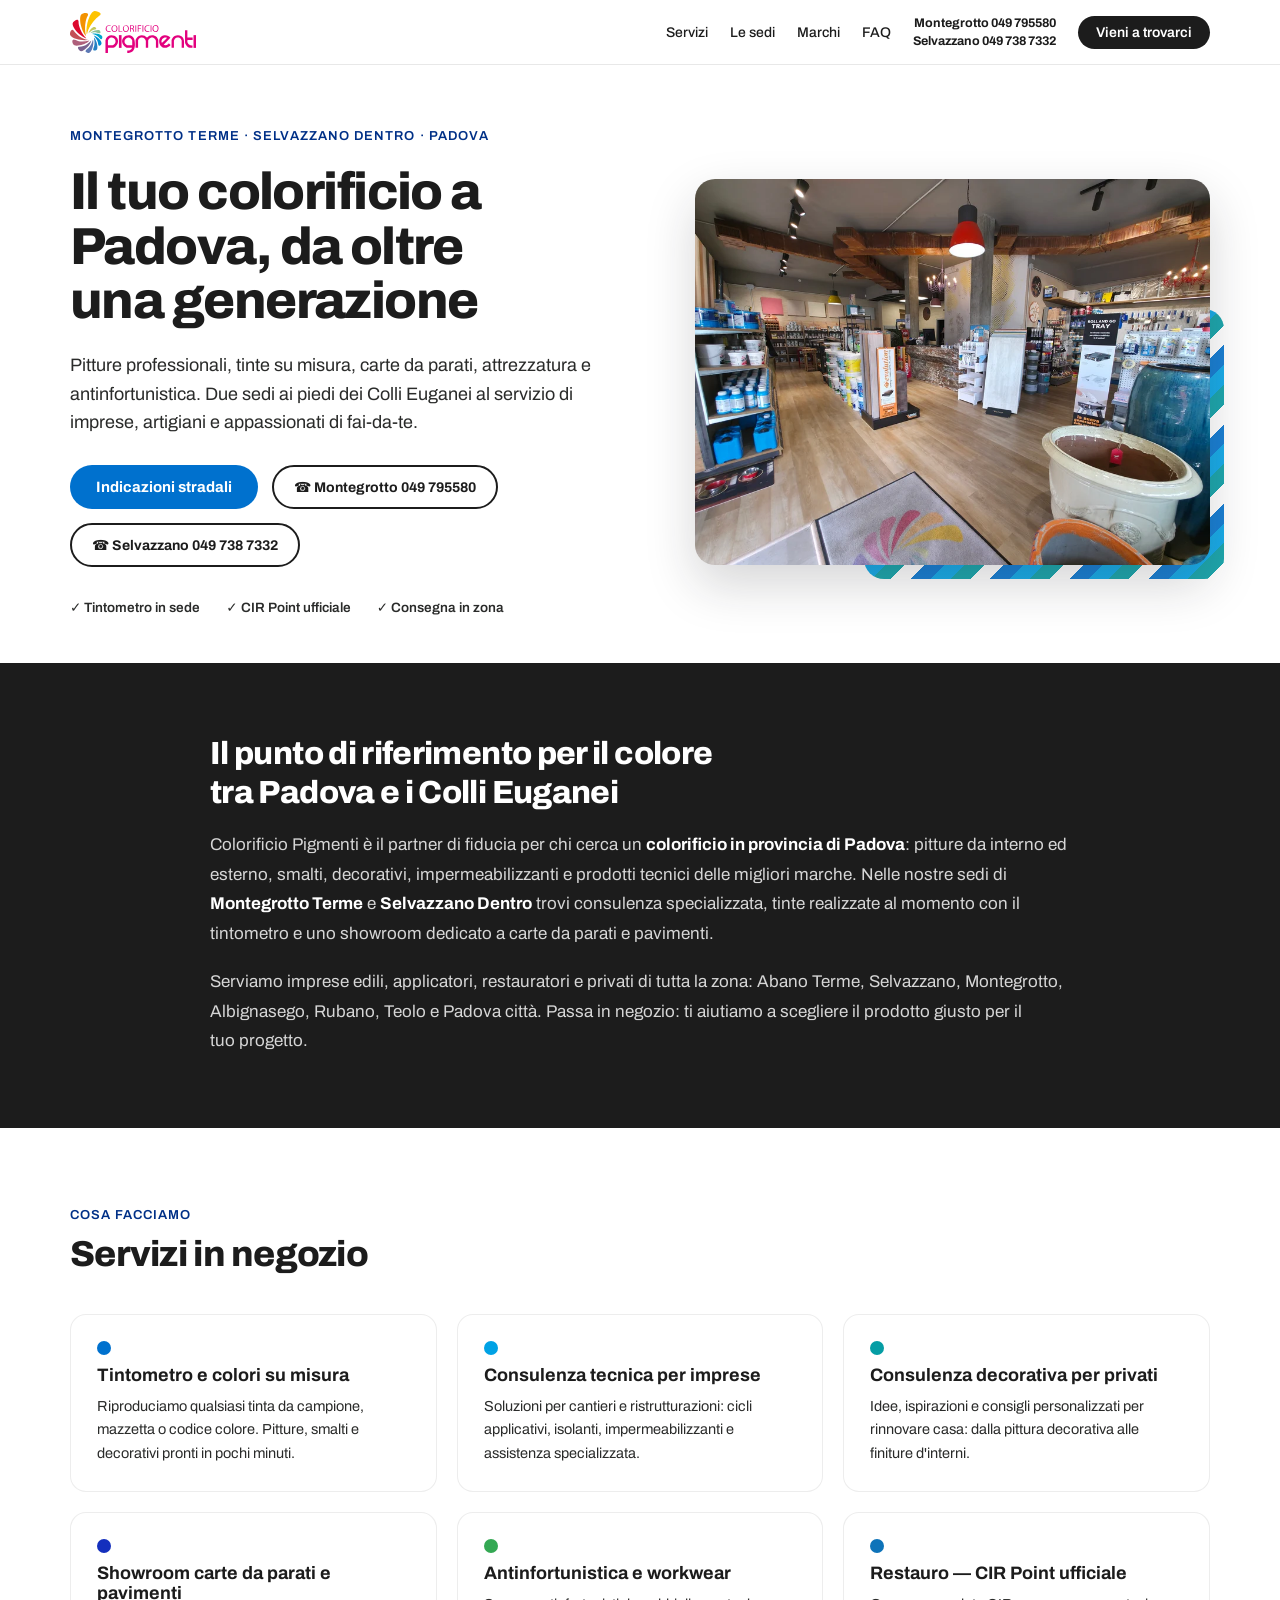
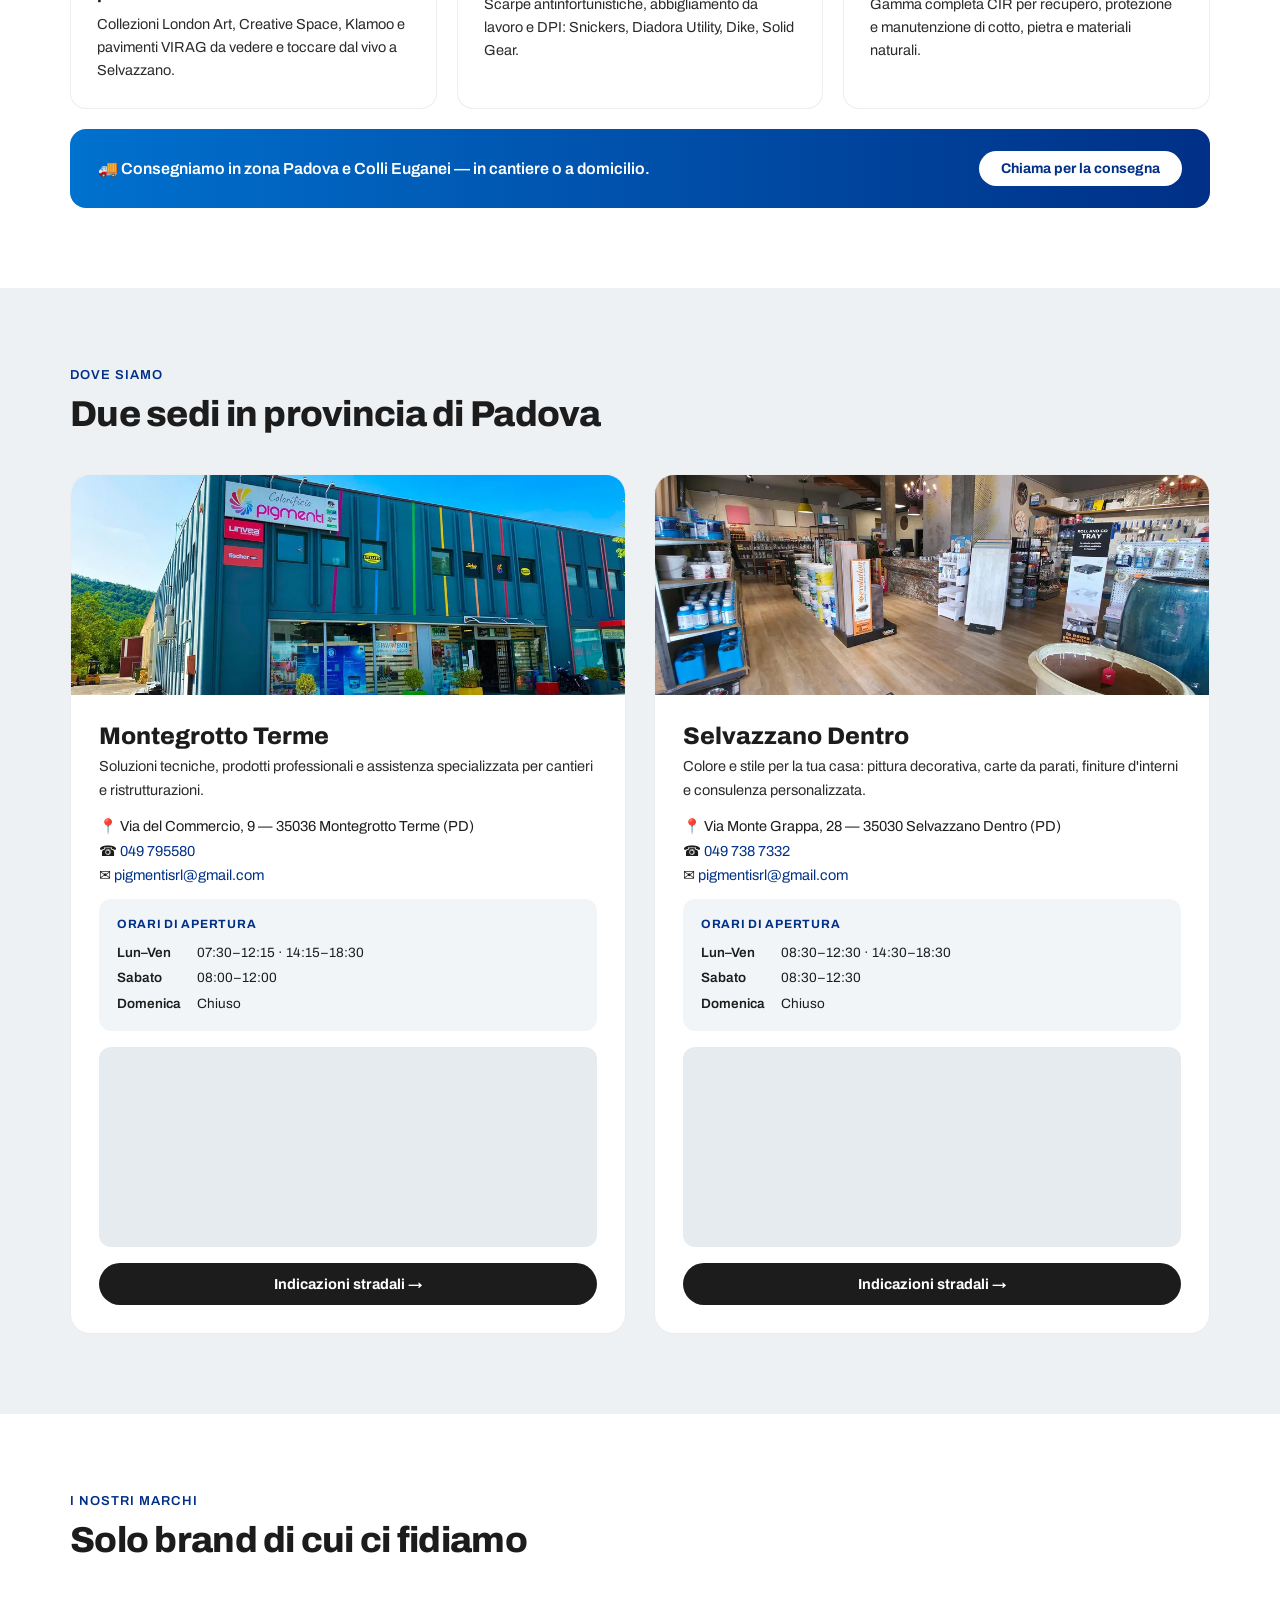
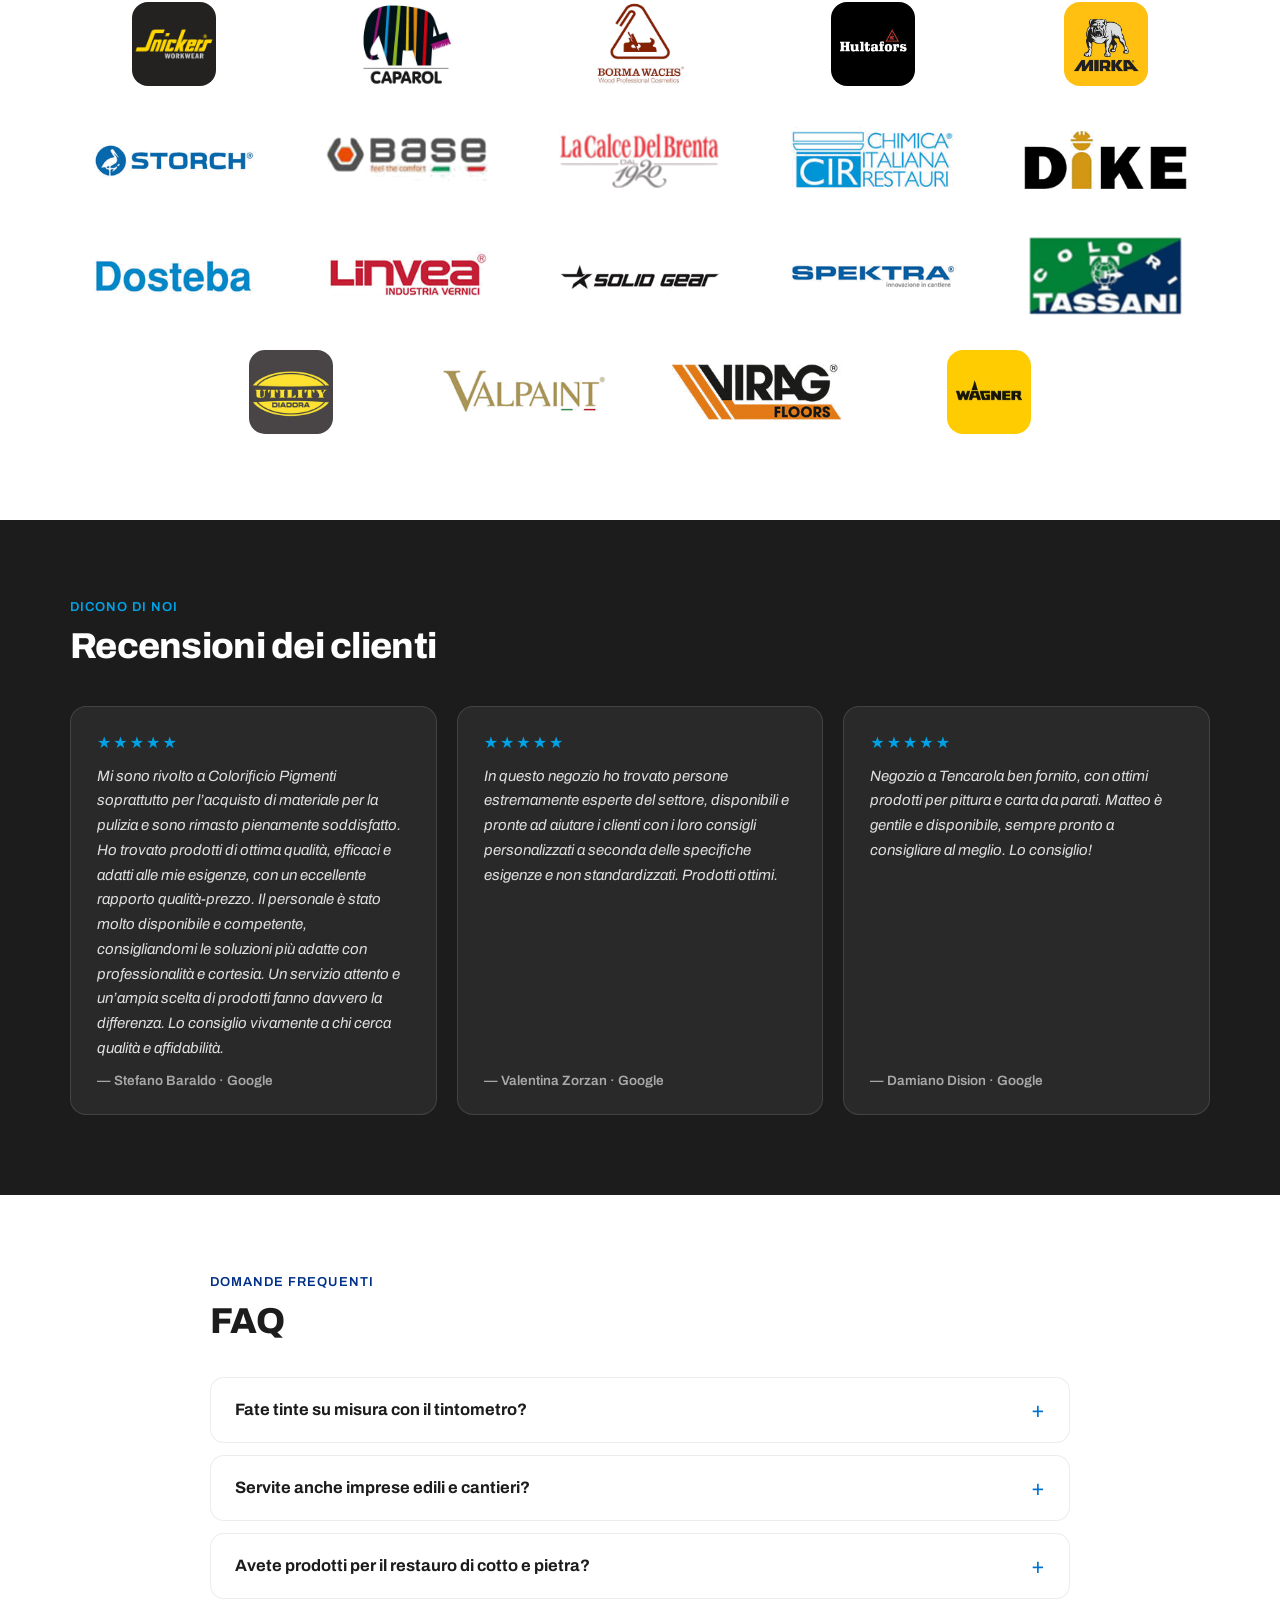
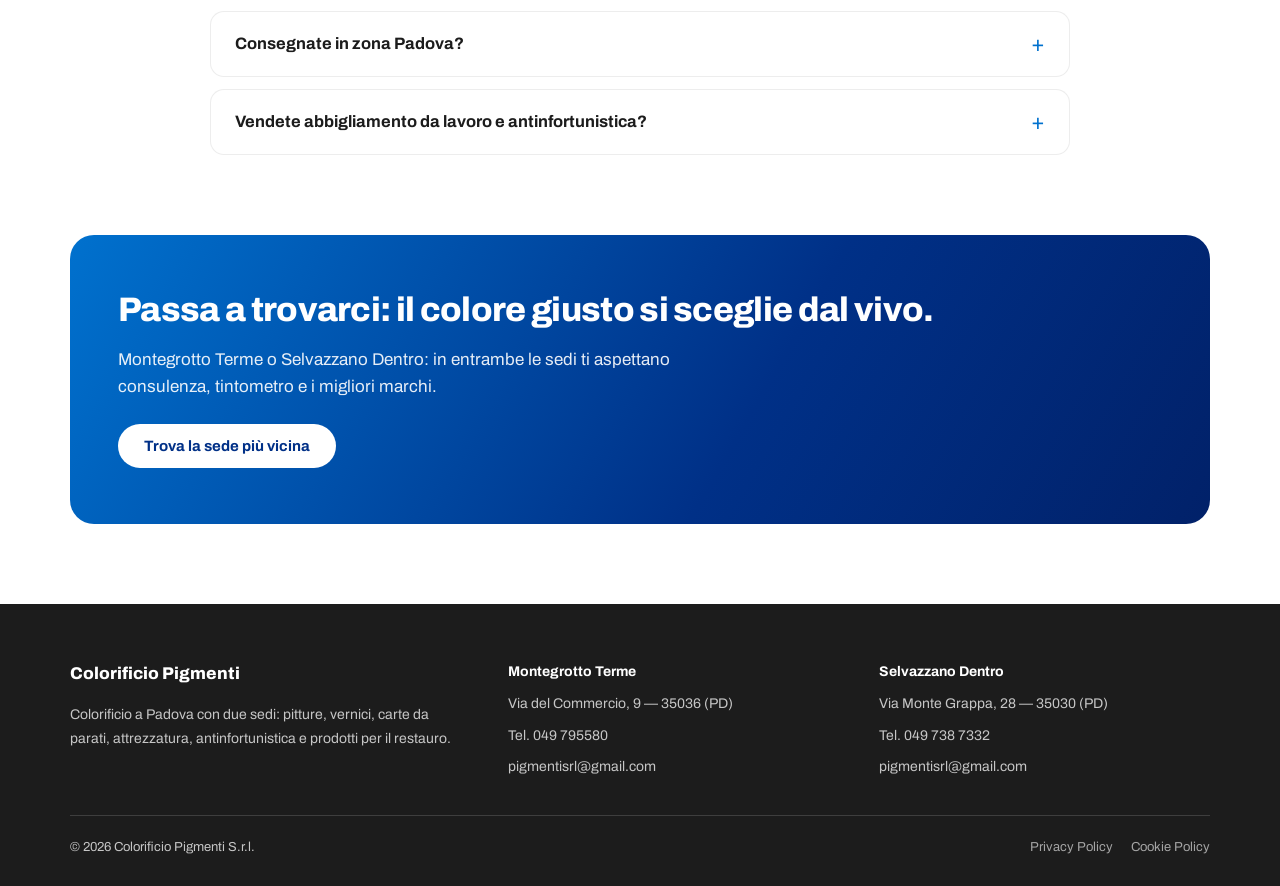
<file: index.html>
<!DOCTYPE html>
<html lang="it">
<head>
<meta charset="utf-8">
<meta name="viewport" content="width=device-width, initial-scale=1">
<title>Colorificio a Padova | Colorificio Pigmenti — Montegrotto Terme e Selvazzano Dentro</title>
<meta name="description" content="Colorificio Pigmenti: colorificio a Padova con due sedi a Montegrotto Terme e Selvazzano Dentro. Tintometro, pitture professionali, carte da parati, antinfortunistica, prodotti per restauro CIR. Vieni a trovarci.">
<link rel="icon" href="assets/logo-pigmenti.svg" type="image/svg+xml">
<link rel="preconnect" href="https://fonts.googleapis.com">
<link rel="preconnect" href="https://fonts.gstatic.com" crossorigin>
<link href="https://fonts.googleapis.com/css2?family=Archivo:wght@400;500;600;700;800&display=swap" rel="stylesheet">
<style>
/* CSS critico (above the fold): base, header, hero. Il resto è in assets/style.css */
html{scroll-behavior:smooth}
body{margin:0;font-family:'Archivo',system-ui,sans-serif;color:#1C1C1C;background:#ffffff;-webkit-font-smoothing:antialiased;overflow-x:clip}
a{color:#003087;text-decoration:none}
a:hover{color:#012169;text-decoration:underline}
img{max-width:100%}

/* Layout */
.wrap{max-width:1140px;margin:0 auto;padding:0 24px}
section[id]{scroll-margin-top:80px}

/* Kickers */
.kicker{font-size:13px;font-weight:600;letter-spacing:.08em;text-transform:uppercase;color:#003087}

/* Buttons */
.btn{display:inline-block;border-radius:999px;font-weight:700;text-decoration:none}
.btn:hover{text-decoration:none}
.btn-dark{background:#1C1C1C;color:#fff;padding:9px 18px;font-weight:600}
.btn-dark:hover{background:#0071CE;color:#fff}
.btn-primary{background:#0071CE;color:#fff;padding:14px 26px;font-size:15px}
.btn-primary:hover{background:#003087;color:#fff}
.btn-outline{border:2px solid #1C1C1C;color:#1C1C1C;padding:12px 20px;font-size:14px}
.btn-outline:hover{background:#1C1C1C;color:#fff}

/* Header */
.site-header{position:sticky;top:0;z-index:50;background:rgba(255,255,255,.94);backdrop-filter:blur(8px);border-bottom:1px solid rgba(29,29,31,.1)}
.header-inner{max-width:1140px;margin:0 auto;padding:0 24px;height:64px;display:flex;align-items:center;justify-content:space-between;gap:24px}
.brand{display:flex;align-items:center;gap:10px;color:#1C1C1C;text-decoration:none}
.brand img{height:42px;display:block}
.main-nav{display:flex;gap:22px;align-items:center;font-size:14px;font-weight:500}
.main-nav > a:not(.btn){color:#1C1C1C}
.nav-phones{display:flex;flex-direction:column;gap:2px;font-size:12.5px;font-weight:700;line-height:1.3;text-align:right}
.nav-phones a{color:#1C1C1C}
.nav-toggle{display:none;width:44px;height:44px;border:0;background:transparent;border-radius:10px;cursor:pointer;padding:10px;flex-direction:column;justify-content:center;gap:5px}
.nav-toggle span{display:block;height:2px;width:100%;background:#1C1C1C;border-radius:2px;transition:transform .2s,opacity .2s}
.nav-toggle[aria-expanded="true"] span:nth-child(1){transform:translateY(7px) rotate(45deg)}
.nav-toggle[aria-expanded="true"] span:nth-child(2){opacity:0}
.nav-toggle[aria-expanded="true"] span:nth-child(3){transform:translateY(-7px) rotate(-45deg)}
.header-actions{display:none;align-items:center;gap:6px}
.btn-call{display:inline-flex;align-items:center;justify-content:center;width:44px;height:44px;border-radius:50%;background:#0071CE;color:#fff;font-size:18px}
.btn-call:hover{background:#003087;color:#fff;text-decoration:none}

/* Hero */
.hero{max-width:1140px;margin:0 auto;padding:64px 24px 48px;display:grid;grid-template-columns:1.05fr .95fr;gap:56px;align-items:center}
.hero-copy{display:flex;flex-direction:column;gap:22px}
.hero-copy h1{margin:0;font-size:52px;line-height:1.05;font-weight:800;letter-spacing:-.03em;text-wrap:balance}
.hero-copy .lead{margin:0;font-size:18px;line-height:1.6;color:#2A2B2A;text-wrap:pretty}
.hero-ctas{display:flex;gap:14px;flex-wrap:wrap;margin-top:6px}
.hero-checks{display:flex;gap:26px;flex-wrap:wrap;margin-top:10px;font-size:13.5px;font-weight:600;color:#2A2B2A}
.hero-media{position:relative}
.hero-media::before{content:"";position:absolute;inset:auto -14px -14px auto;width:70%;height:70%;border-radius:20px;background:repeating-linear-gradient(135deg,#0071CE 0 14px,#00A2E5 14px 28px,#059DA4 28px 42px,#ffffff 42px 56px);opacity:.9;z-index:0}
.hero-media img{position:relative;z-index:1;width:100%;height:auto;border-radius:20px;display:block;box-shadow:0 20px 50px rgba(29,29,31,.18);object-fit:cover;aspect-ratio:4/3}

/* Responsive (header + hero) */
@media (max-width:1000px){
  .hero{grid-template-columns:1fr;gap:40px;padding-top:48px}
  .hero-copy h1{font-size:44px}
  .hero-media{max-width:640px}
}
@media (max-width:920px){
  .header-actions{display:flex}
  .nav-toggle{display:flex}
  .main-nav{display:none;position:absolute;left:0;right:0;top:64px;flex-direction:column;align-items:stretch;gap:0;background:#fff;border-bottom:1px solid rgba(29,29,31,.1);box-shadow:0 16px 40px rgba(29,29,31,.12);padding:8px 24px 20px}
  .main-nav.is-open{display:flex}
  .main-nav > a:not(.btn){padding:14px 0;font-size:17px;font-weight:600;border-bottom:1px solid rgba(29,29,31,.08)}
  .nav-phones{text-align:left;gap:10px;padding:16px 0;font-size:15px}
  .nav-phones a::before{content:"☎ "}
  .main-nav .btn-dark{text-align:center;padding:14px;font-size:15px}
}
@media (max-width:768px){
  .hero{padding-top:40px;padding-bottom:40px;gap:32px}
  .hero-copy h1{font-size:36px}
  .hero-copy .lead{font-size:16.5px}
  .hero-media::before{inset:auto -10px -10px auto}
}
@media (max-width:520px){
  .brand img{height:36px}
  .hero-copy h1{font-size:32px}
  .hero-ctas{flex-direction:column;align-items:stretch}
  .hero-ctas .btn{text-align:center}
  .hero-checks{gap:12px 20px}
}
</style>
<link rel="preload" href="assets/style.css" as="style" onload="this.onload=null;this.rel='stylesheet'">
<noscript><link rel="stylesheet" href="assets/style.css"></noscript>
<script type="application/ld+json">
{"@context":"https://schema.org","@graph":[
{"@type":"HomeAndConstructionBusiness","@id":"#montegrotto","name":"Colorificio Pigmenti — Montegrotto Terme","description":"Colorificio a Montegrotto Terme (Padova): pitture professionali, tintometro, prodotti per restauro, antinfortunistica e attrezzatura per imprese e privati.","telephone":"+39049795580","email":"pigmentisrl@gmail.com","address":{"@type":"PostalAddress","streetAddress":"Via del Commercio, 9","addressLocality":"Montegrotto Terme","postalCode":"35036","addressRegion":"PD","addressCountry":"IT"},"openingHoursSpecification":[{"@type":"OpeningHoursSpecification","dayOfWeek":["Monday","Tuesday","Wednesday","Thursday","Friday"],"opens":"07:30","closes":"12:15"},{"@type":"OpeningHoursSpecification","dayOfWeek":["Monday","Tuesday","Wednesday","Thursday","Friday"],"opens":"14:15","closes":"18:30"},{"@type":"OpeningHoursSpecification","dayOfWeek":"Saturday","opens":"08:00","closes":"12:00"}],"priceRange":"€€"},
{"@type":"HomeAndConstructionBusiness","@id":"#selvazzano","name":"Colorificio Pigmenti — Selvazzano Dentro","description":"Colorificio a Selvazzano Dentro (Padova): pittura decorativa, carte da parati, finiture d'interni, tintometro e consulenza personalizzata.","telephone":"+390497387332","email":"pigmentisrl@gmail.com","address":{"@type":"PostalAddress","streetAddress":"Via Monte Grappa, 28","addressLocality":"Selvazzano Dentro","postalCode":"35030","addressRegion":"PD","addressCountry":"IT"},"openingHoursSpecification":[{"@type":"OpeningHoursSpecification","dayOfWeek":["Monday","Tuesday","Wednesday","Thursday","Friday"],"opens":"08:30","closes":"12:30"},{"@type":"OpeningHoursSpecification","dayOfWeek":["Monday","Tuesday","Wednesday","Thursday","Friday"],"opens":"14:30","closes":"18:30"},{"@type":"OpeningHoursSpecification","dayOfWeek":"Saturday","opens":"08:30","closes":"12:30"}],"priceRange":"€€"},
{"@type":"FAQPage","mainEntity":[
{"@type":"Question","name":"Fate tinte su misura con il tintometro?","acceptedAnswer":{"@type":"Answer","text":"Sì, in entrambe le sedi disponiamo di tintometro professionale: riproduciamo qualsiasi tinta da campione, mazzetta o codice colore per pitture da interno, esterno e smalti."}},
{"@type":"Question","name":"Servite anche imprese edili e cantieri?","acceptedAnswer":{"@type":"Answer","text":"Sì, la sede di Montegrotto Terme è specializzata in soluzioni tecniche per cantieri e ristrutturazioni: prodotti professionali, assistenza specializzata e forniture continuative per imprese e applicatori."}},
{"@type":"Question","name":"Avete prodotti per il restauro di cotto e pietra?","acceptedAnswer":{"@type":"Answer","text":"Siamo CIR Point ufficiale: trovi la gamma completa di prodotti CIR Chimica Italiana Restauri per il recupero, la protezione e la manutenzione di cotto, pietra e materiali naturali."}},
{"@type":"Question","name":"Consegnate in zona Padova?","acceptedAnswer":{"@type":"Answer","text":"Sì, effettuiamo consegne in zona Padova e Colli Euganei. Contattaci per concordare tempi e modalità di consegna in cantiere o a domicilio."}},
{"@type":"Question","name":"Vendete abbigliamento da lavoro e antinfortunistica?","acceptedAnswer":{"@type":"Answer","text":"Sì, trattiamo workwear e DPI dei migliori marchi: Snickers Workwear, Diadora Utility, Dike, Solid Gear. Scarpe antinfortunistiche, guanti, caschi, protezioni e alta visibilità."}}
]}]}
</script>
</head>
<body>

<header class="site-header">
  <div class="header-inner">
    <a href="#top" class="brand">
      <img src="assets/logo-pigmenti.svg" alt="Colorificio Pigmenti">
    </a>
    <div class="header-actions">
      <a href="tel:+39049795580" class="btn-call" aria-label="Chiama Montegrotto Terme">☎</a>
      <button class="nav-toggle" type="button" aria-label="Apri il menu" aria-expanded="false" aria-controls="main-nav"><span></span><span></span><span></span></button>
    </div>
    <nav class="main-nav" id="main-nav" aria-label="Navigazione principale">
      <a href="#servizi">Servizi</a>
      <a href="#sedi">Le sedi</a>
      <a href="#marchi">Marchi</a>
      <a href="#faq">FAQ</a>
      <div class="nav-phones">
        <a href="tel:+39049795580">Montegrotto 049 795580</a>
        <a href="tel:+390497387332">Selvazzano 049 738 7332</a>
      </div>
      <a href="#sedi" class="btn btn-dark">Vieni a trovarci</a>
    </nav>
  </div>
</header>

<main>

<section id="top" class="hero">
  <div class="hero-copy">
    <span class="kicker">Montegrotto Terme · Selvazzano Dentro · Padova</span>
    <h1>Il tuo colorificio a Padova, da oltre una generazione</h1>
    <p class="lead">Pitture professionali, tinte su misura, carte da parati, attrezzatura e antinfortunistica. Due sedi ai piedi dei Colli Euganei al servizio di imprese, artigiani e appassionati di fai-da-te.</p>
    <div class="hero-ctas">
      <a href="#sedi" class="btn btn-primary">Indicazioni stradali</a>
      <a href="tel:+39049795580" class="btn btn-outline">☎ Montegrotto 049 795580</a>
      <a href="tel:+390497387332" class="btn btn-outline">☎ Selvazzano 049 738 7332</a>
    </div>
    <div class="hero-checks">
      <span>✓ Tintometro in sede</span>
      <span>✓ CIR Point ufficiale</span>
      <span>✓ Consegna in zona</span>
    </div>
  </div>
  <div class="hero-media">
    <img src="uploads/photos-1785479527365.webp" width="875" height="656" fetchpriority="high" alt="Interno del negozio Colorificio Pigmenti a Padova: pitture, pavimenti e attrezzatura">
  </div>
</section>

<section class="intro">
  <div class="intro-inner">
    <h2>Il punto di riferimento per il colore tra Padova e i Colli Euganei</h2>
    <p>Colorificio Pigmenti è il partner di fiducia per chi cerca un <strong>colorificio in provincia di Padova</strong>: pitture da interno ed esterno, smalti, decorativi, impermeabilizzanti e prodotti tecnici delle migliori marche. Nelle nostre sedi di <strong>Montegrotto Terme</strong> e <strong>Selvazzano Dentro</strong> trovi consulenza specializzata, tinte realizzate al momento con il tintometro e uno showroom dedicato a carte da parati e pavimenti.</p>
    <p>Serviamo imprese edili, applicatori, restauratori e privati di tutta la zona: Abano Terme, Selvazzano, Montegrotto, Albignasego, Rubano, Teolo e Padova città. Passa in negozio: ti aiutiamo a scegliere il prodotto giusto per il tuo progetto.</p>
  </div>
</section>

<section id="servizi" class="services">
  <div class="section-head">
    <span class="kicker">Cosa facciamo</span>
    <h2>Servizi in negozio</h2>
  </div>
  <div class="services-grid">
    <div class="service-card">
      <span class="dot" style="background:#0071CE"></span>
      <h3>Tintometro e colori su misura</h3>
      <p>Riproduciamo qualsiasi tinta da campione, mazzetta o codice colore. Pitture, smalti e decorativi pronti in pochi minuti.</p>
    </div>
    <div class="service-card">
      <span class="dot" style="background:#00A2E5"></span>
      <h3>Consulenza tecnica per imprese</h3>
      <p>Soluzioni per cantieri e ristrutturazioni: cicli applicativi, isolanti, impermeabilizzanti e assistenza specializzata.</p>
    </div>
    <div class="service-card">
      <span class="dot" style="background:#059DA4"></span>
      <h3>Consulenza decorativa per privati</h3>
      <p>Idee, ispirazioni e consigli personalizzati per rinnovare casa: dalla pittura decorativa alle finiture d'interni.</p>
    </div>
    <div class="service-card">
      <span class="dot" style="background:#142FBD"></span>
      <h3>Showroom carte da parati e pavimenti</h3>
      <p>Collezioni London Art, Creative Space, Klamoo e pavimenti VIRAG da vedere e toccare dal vivo a Selvazzano.</p>
    </div>
    <div class="service-card">
      <span class="dot" style="background:#34A853"></span>
      <h3>Antinfortunistica e workwear</h3>
      <p>Scarpe antinfortunistiche, abbigliamento da lavoro e DPI: Snickers, Diadora Utility, Dike, Solid Gear.</p>
    </div>
    <div class="service-card">
      <span class="dot" style="background:#0E73B9"></span>
      <h3>Restauro — CIR Point ufficiale</h3>
      <p>Gamma completa CIR per recupero, protezione e manutenzione di cotto, pietra e materiali naturali.</p>
    </div>
  </div>
  <div class="delivery-banner">
    <p>🚚 Consegniamo in zona Padova e Colli Euganei — in cantiere o a domicilio.</p>
    <a href="tel:+390497387332" class="btn btn-white-sm">Chiama per la consegna</a>
  </div>
</section>

<section id="sedi" class="locations">
  <div class="locations-inner">
    <div class="section-head">
      <span class="kicker">Dove siamo</span>
      <h2>Due sedi in provincia di Padova</h2>
    </div>
    <div class="locations-grid">

      <article class="location-card">
        <img src="assets/sedi/montegrotto.webp" width="1000" height="750" alt="Sede Colorificio Pigmenti di Montegrotto Terme, Via del Commercio 9" loading="lazy">
        <div class="location-body">
          <div class="location-title">
            <h3>Montegrotto Terme</h3>
            <p>Soluzioni tecniche, prodotti professionali e assistenza specializzata per cantieri e ristrutturazioni.</p>
          </div>
          <div class="location-contacts">
            <span><strong>📍</strong> Via del Commercio, 9 — 35036 Montegrotto Terme (PD)</span>
            <span><strong>☎</strong> <a href="tel:+39049795580">049 795580</a></span>
            <span><strong>✉</strong> <a href="mailto:pigmentisrl@gmail.com">pigmentisrl@gmail.com</a></span>
          </div>
          <div class="location-hours">
            <strong class="hours-title">Orari di apertura</strong>
            <span class="day">Lun–Ven</span><span>07:30–12:15 · 14:15–18:30</span>
            <span class="day">Sabato</span><span>08:00–12:00</span>
            <span class="day">Domenica</span><span>Chiuso</span>
          </div>
          <iframe title="Mappa sede Montegrotto Terme" src="https://www.google.com/maps?q=Colorificio+Pigmenti+Via+del+Commercio+9+Montegrotto+Terme&amp;output=embed" loading="lazy"></iframe>
          <a href="https://www.google.com/maps/dir/?api=1&amp;destination=Colorificio+Pigmenti+Via+del+Commercio+9+35036+Montegrotto+Terme+PD" target="_blank" rel="noopener" class="btn btn-directions">Indicazioni stradali →</a>
        </div>
      </article>

      <article class="location-card">
        <img src="assets/sedi/selvazzano.webp" width="1000" height="750" alt="Sede Colorificio Pigmenti di Selvazzano Dentro, Via Monte Grappa 28" loading="lazy">
        <div class="location-body">
          <div class="location-title">
            <h3>Selvazzano Dentro</h3>
            <p>Colore e stile per la tua casa: pittura decorativa, carte da parati, finiture d'interni e consulenza personalizzata.</p>
          </div>
          <div class="location-contacts">
            <span><strong>📍</strong> Via Monte Grappa, 28 — 35030 Selvazzano Dentro (PD)</span>
            <span><strong>☎</strong> <a href="tel:+390497387332">049 738 7332</a></span>
            <span><strong>✉</strong> <a href="mailto:pigmentisrl@gmail.com">pigmentisrl@gmail.com</a></span>
          </div>
          <div class="location-hours">
            <strong class="hours-title">Orari di apertura</strong>
            <span class="day">Lun–Ven</span><span>08:30–12:30 · 14:30–18:30</span>
            <span class="day">Sabato</span><span>08:30–12:30</span>
            <span class="day">Domenica</span><span>Chiuso</span>
          </div>
          <iframe title="Mappa sede Selvazzano Dentro" src="https://www.google.com/maps?q=Colorificio+Pigmenti+Via+Monte+Grappa+28+Selvazzano+Dentro&amp;output=embed" loading="lazy"></iframe>
          <a href="https://www.google.com/maps/dir/?api=1&amp;destination=Colorificio+Pigmenti+Via+Monte+Grappa+28+35030+Selvazzano+Dentro+PD" target="_blank" rel="noopener" class="btn btn-directions">Indicazioni stradali →</a>
        </div>
      </article>

    </div>
  </div>
</section>

<section id="marchi" class="brands">
  <div class="section-head">
    <span class="kicker">I nostri marchi</span>
    <h2>Solo brand di cui ci fidiamo</h2>
  </div>
  <div class="brands-grid">
    <div class="brand-tile brand-tile--solid"><img src="assets/brands/snickers.png" alt="Snickers Workwear" loading="lazy"></div>
    <div class="brand-tile"><img src="assets/brands/caparol.png" alt="Caparol" loading="lazy"></div>
    <div class="brand-tile"><img src="assets/brands/borma-wachs.png" alt="Borma Wachs" loading="lazy"></div>
    <div class="brand-tile brand-tile--solid"><img src="assets/brands/hultafors.png" alt="Hultafors" loading="lazy"></div>
    <div class="brand-tile brand-tile--solid"><img src="assets/brands/mirka.png" alt="Mirka" loading="lazy"></div>
    <div class="brand-tile"><img src="assets/brands/storch.png" alt="Storch" loading="lazy"></div>
    <div class="brand-tile"><img src="assets/brands/base.png" alt="Base" loading="lazy"></div>
    <div class="brand-tile"><img src="assets/brands/calce-brenta.png" alt="La Calce del Brenta" loading="lazy"></div>
    <div class="brand-tile"><img src="assets/brands/cir.png" alt="CIR Chimica Italiana Restauri" loading="lazy"></div>
    <div class="brand-tile"><img src="assets/brands/dike.png" alt="Dike" loading="lazy"></div>
    <div class="brand-tile"><img src="assets/brands/dosteba.png" alt="Dosteba" loading="lazy"></div>
    <div class="brand-tile"><img src="assets/brands/linvea.png" alt="Linvea" loading="lazy"></div>
    <div class="brand-tile"><img src="assets/brands/solid-gear.png" alt="Solid Gear" loading="lazy"></div>
    <div class="brand-tile"><img src="assets/brands/spektra.png" alt="Spektra" loading="lazy"></div>
    <div class="brand-tile"><img src="assets/brands/tassani.png" alt="Tassani" loading="lazy"></div>
    <div class="brand-tile brand-tile--solid"><img src="assets/brands/utility-diadora.png" alt="Diadora Utility" loading="lazy"></div>
    <div class="brand-tile"><img src="assets/brands/valpaint.png" alt="Valpaint" loading="lazy"></div>
    <div class="brand-tile"><img src="assets/brands/virag.png" alt="Virag" loading="lazy"></div>
    <div class="brand-tile brand-tile--solid"><img src="assets/brands/wagner.png" alt="Wagner" loading="lazy"></div>
  </div>
</section>

<section id="recensioni" class="reviews">
  <div class="reviews-inner">
    <div class="section-head">
      <span class="kicker">Dicono di noi</span>
      <h2>Recensioni dei clienti</h2>
    </div>
    <div class="reviews-grid">
      <div class="review-card">
        <span class="stars" aria-label="5 stelle su 5">★★★★★</span>
        <blockquote>Mi sono rivolto a Colorificio Pigmenti soprattutto per l’acquisto di materiale per la pulizia e sono rimasto pienamente soddisfatto. Ho trovato prodotti di ottima qualità, efficaci e adatti alle mie esigenze, con un eccellente rapporto qualità-prezzo. Il personale è stato molto disponibile e competente, consigliandomi le soluzioni più adatte con professionalità e cortesia. Un servizio attento e un’ampia scelta di prodotti fanno davvero la differenza. Lo consiglio vivamente a chi cerca qualità e affidabilità.</blockquote>
        <span class="who">— Stefano Baraldo · Google</span>
      </div>
      <div class="review-card">
        <span class="stars" aria-label="5 stelle su 5">★★★★★</span>
        <blockquote>In questo negozio ho trovato persone estremamente esperte del settore, disponibili e pronte ad aiutare i clienti con i loro consigli personalizzati a seconda delle specifiche esigenze e non standardizzati. Prodotti ottimi.</blockquote>
        <span class="who">— Valentina Zorzan · Google</span>
      </div>
      <div class="review-card">
        <span class="stars" aria-label="5 stelle su 5">★★★★★</span>
        <blockquote>Negozio a Tencarola ben fornito, con ottimi prodotti per pittura e carta da parati. Matteo è gentile e disponibile, sempre pronto a consigliare al meglio. Lo consiglio!</blockquote>
        <span class="who">— Damiano Dision · Google</span>
      </div>
    </div>
  </div>
</section>

<section id="faq" class="faq">
  <div class="section-head">
    <span class="kicker">Domande frequenti</span>
    <h2>FAQ</h2>
  </div>
  <div class="faq-list">
    <details>
      <summary>Fate tinte su misura con il tintometro?<span class="faq-chev">+</span></summary>
      <p>Sì, in entrambe le sedi disponiamo di tintometro professionale: riproduciamo qualsiasi tinta da campione, mazzetta o codice colore per pitture da interno, esterno e smalti.</p>
    </details>
    <details>
      <summary>Servite anche imprese edili e cantieri?<span class="faq-chev">+</span></summary>
      <p>Sì, la sede di Montegrotto Terme è specializzata in soluzioni tecniche per cantieri e ristrutturazioni: prodotti professionali, assistenza specializzata e forniture continuative per imprese e applicatori.</p>
    </details>
    <details>
      <summary>Avete prodotti per il restauro di cotto e pietra?<span class="faq-chev">+</span></summary>
      <p>Siamo CIR Point ufficiale: trovi la gamma completa di prodotti CIR Chimica Italiana Restauri per il recupero, la protezione e la manutenzione di cotto, pietra e materiali naturali.</p>
    </details>
    <details>
      <summary>Consegnate in zona Padova?<span class="faq-chev">+</span></summary>
      <p>Sì, effettuiamo consegne in zona Padova e Colli Euganei. Contattaci per concordare tempi e modalità di consegna in cantiere o a domicilio.</p>
    </details>
    <details>
      <summary>Vendete abbigliamento da lavoro e antinfortunistica?<span class="faq-chev">+</span></summary>
      <p>Sì, trattiamo workwear e DPI dei migliori marchi: Snickers Workwear, Diadora Utility, Dike, Solid Gear. Scarpe antinfortunistiche, guanti, caschi, protezioni e alta visibilità.</p>
    </details>
  </div>
</section>

<section class="final-cta">
  <div class="final-cta-box">
    <h2>Passa a trovarci: il colore giusto si sceglie dal vivo.</h2>
    <p>Montegrotto Terme o Selvazzano Dentro: in entrambe le sedi ti aspettano consulenza, tintometro e i migliori marchi.</p>
    <div class="cta-row">
      <a href="#sedi" class="btn btn-white-lg">Trova la sede più vicina</a>
    </div>
  </div>
</section>

</main>

<footer class="site-footer">
  <div class="footer-grid">
    <div class="footer-col about">
      <span class="footer-brand">Colorificio Pigmenti</span>
      <p>Colorificio a Padova con due sedi: pitture, vernici, carte da parati, attrezzatura, antinfortunistica e prodotti per il restauro.</p>
    </div>
    <div class="footer-col">
      <strong>Montegrotto Terme</strong>
      <span>Via del Commercio, 9 — 35036 (PD)</span>
      <a href="tel:+39049795580">Tel. 049 795580</a>
      <a href="mailto:pigmentisrl@gmail.com">pigmentisrl@gmail.com</a>
    </div>
    <div class="footer-col">
      <strong>Selvazzano Dentro</strong>
      <span>Via Monte Grappa, 28 — 35030 (PD)</span>
      <a href="tel:+390497387332">Tel. 049 738 7332</a>
      <a href="mailto:pigmentisrl@gmail.com">pigmentisrl@gmail.com</a>
    </div>
  </div>
  <div class="footer-bottom">
    <span>© 2026 Colorificio Pigmenti S.r.l.</span>
    <div class="policies">
      <a href="https://colorificiopigmenti.com/policies/privacy-policy" target="_blank" rel="noopener">Privacy Policy</a>
      <a href="https://colorificiopigmenti.com/policies/privacy-policy" target="_blank" rel="noopener">Cookie Policy</a>
    </div>
  </div>
</footer>

<script>
(function(){
  var t=document.querySelector('.nav-toggle'),n=document.getElementById('main-nav');
  if(!t||!n)return;
  function close(){n.classList.remove('is-open');t.setAttribute('aria-expanded','false');t.setAttribute('aria-label','Apri il menu');}
  t.addEventListener('click',function(){
    var open=n.classList.toggle('is-open');
    t.setAttribute('aria-expanded',open?'true':'false');
    t.setAttribute('aria-label',open?'Chiudi il menu':'Apri il menu');
  });
  n.addEventListener('click',function(e){if(e.target.closest('a'))close();});
  document.addEventListener('keydown',function(e){if(e.key==='Escape')close();});
  window.matchMedia('(min-width:921px)').addEventListener('change',function(m){if(m.matches)close();});
})();
</script>
</body>
</html>
</file>
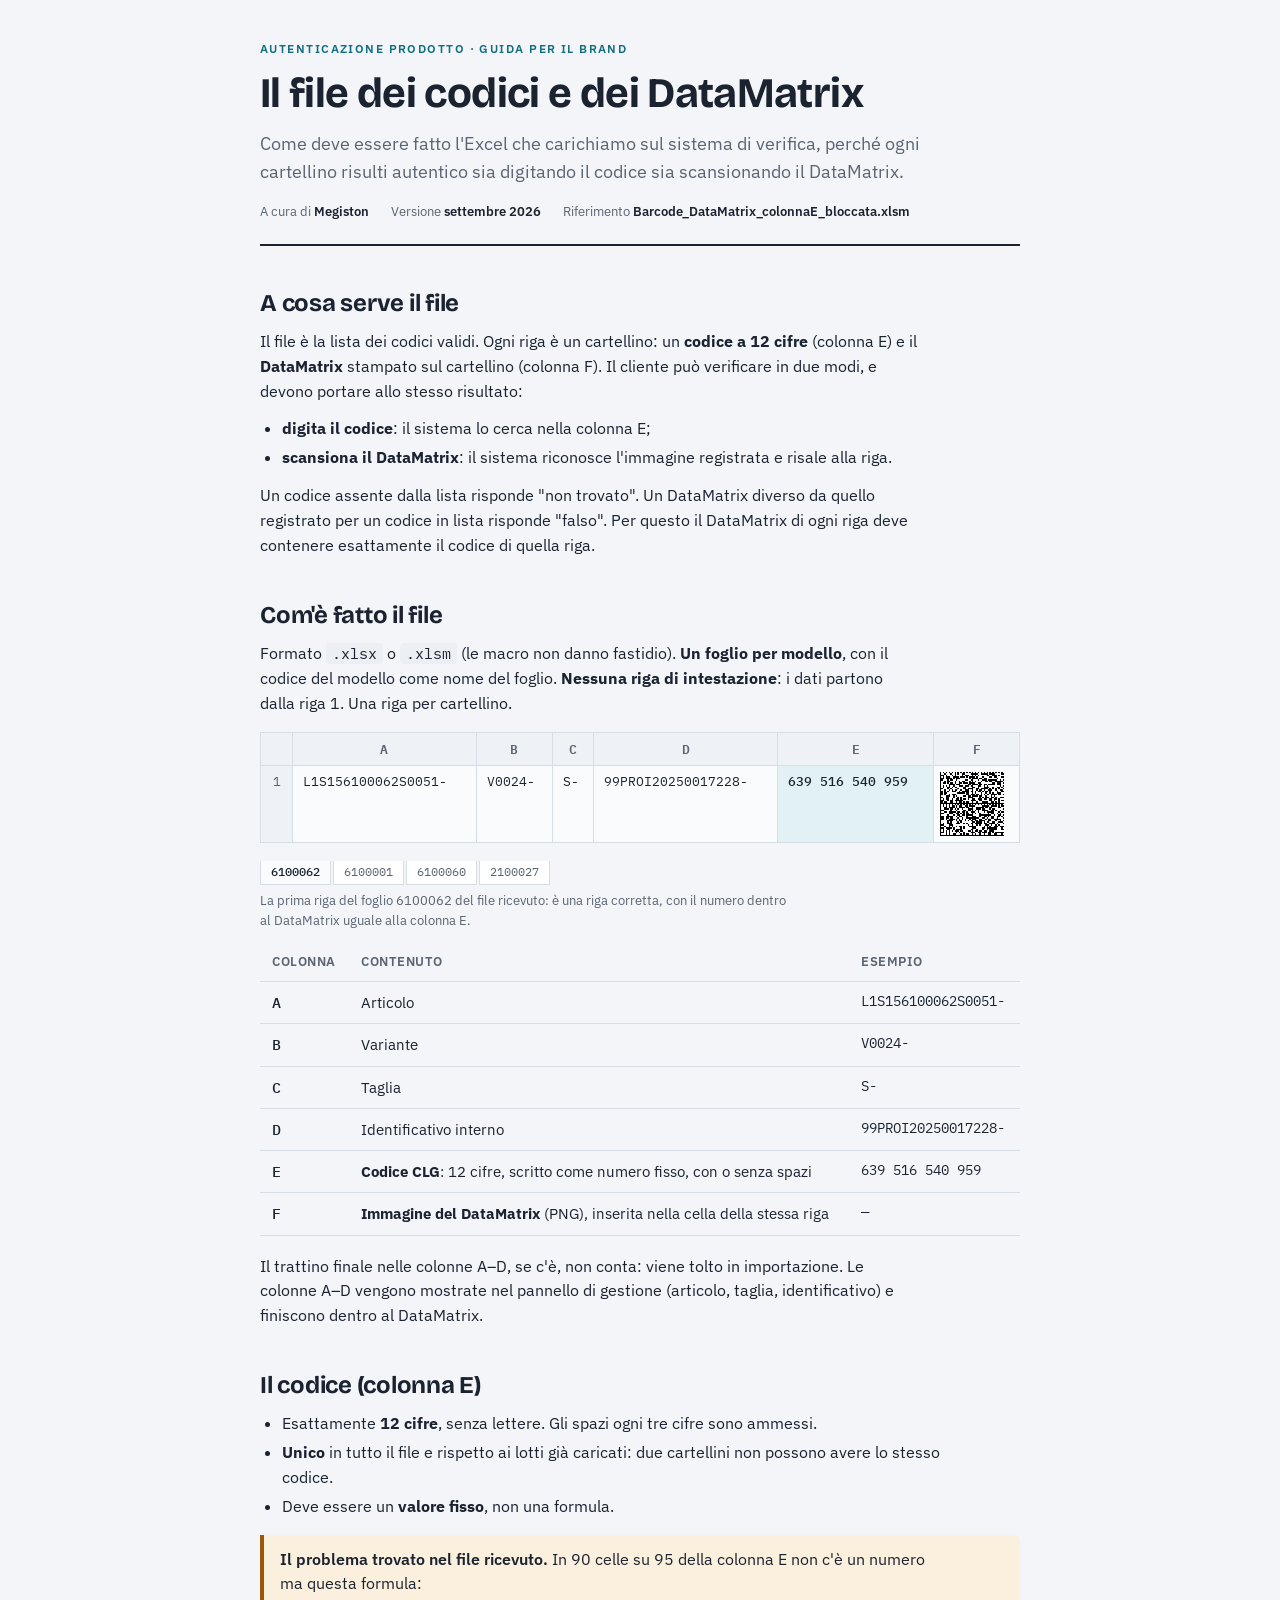
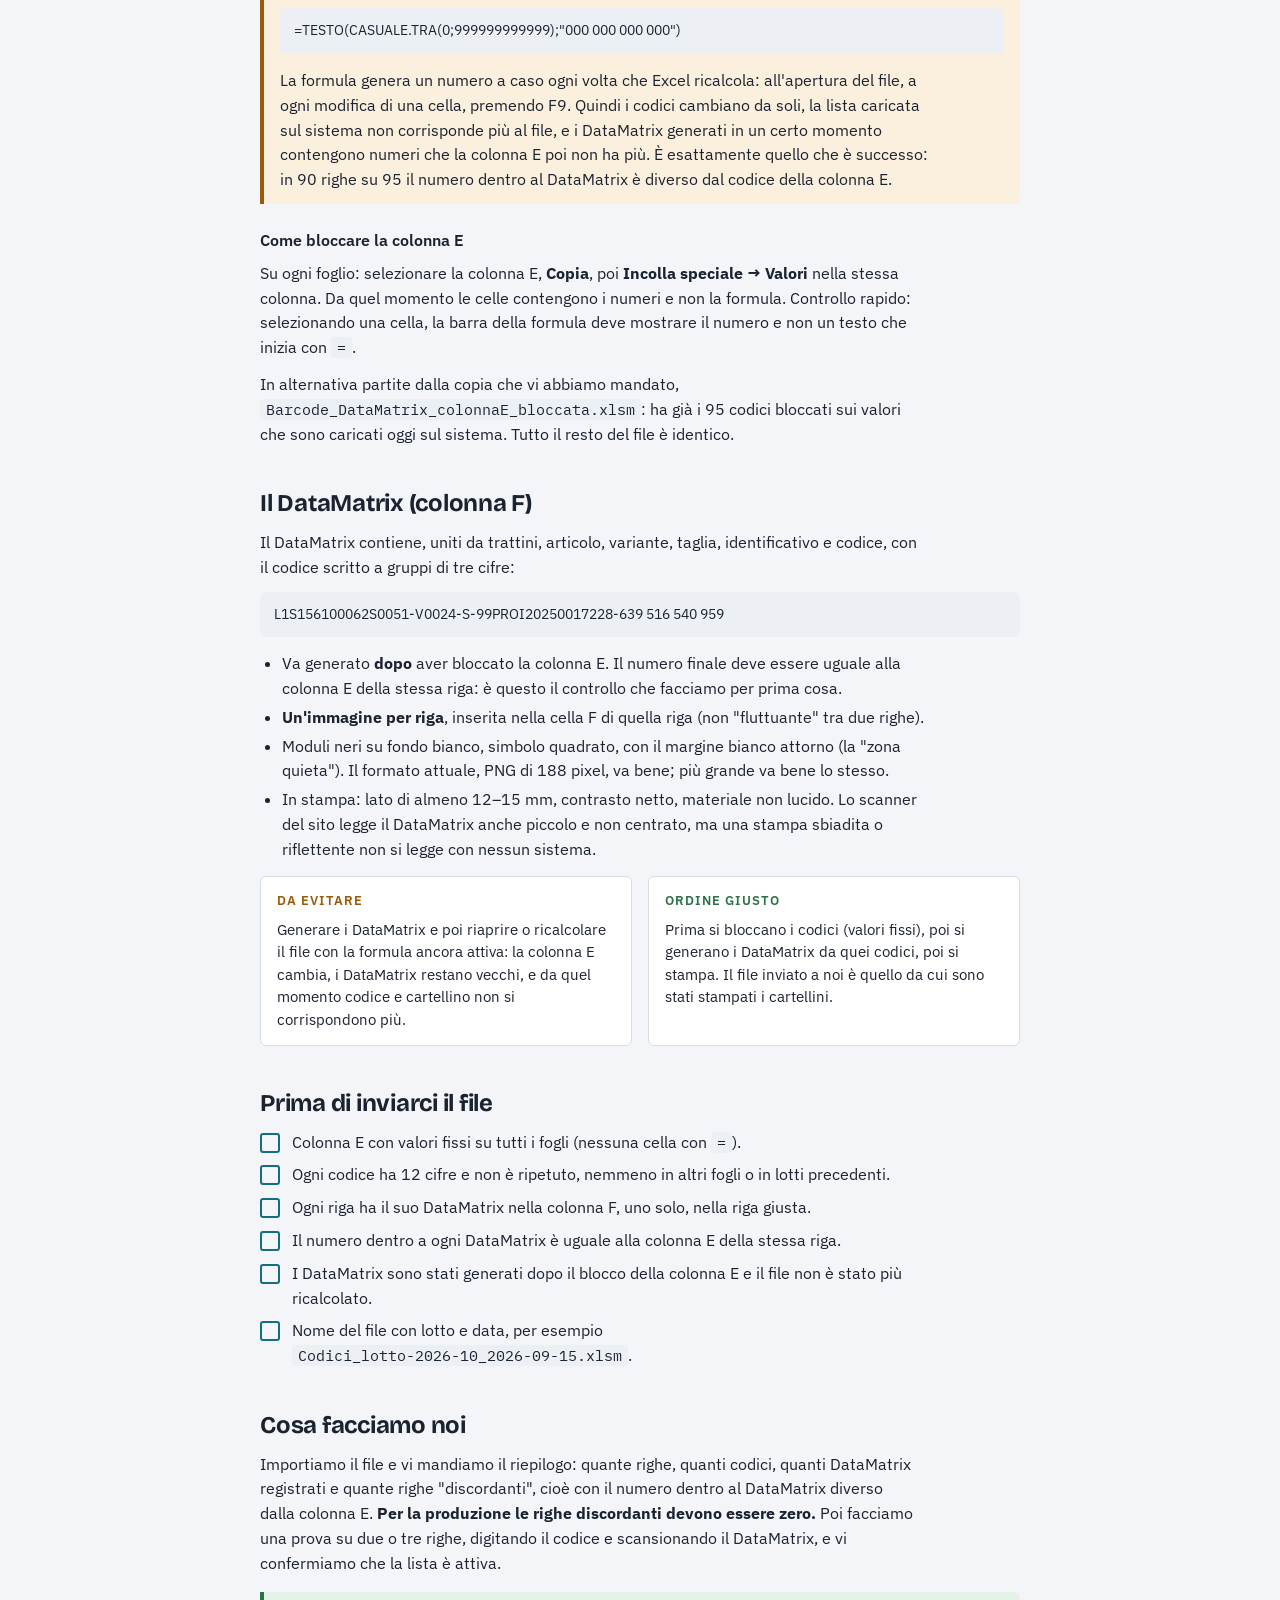
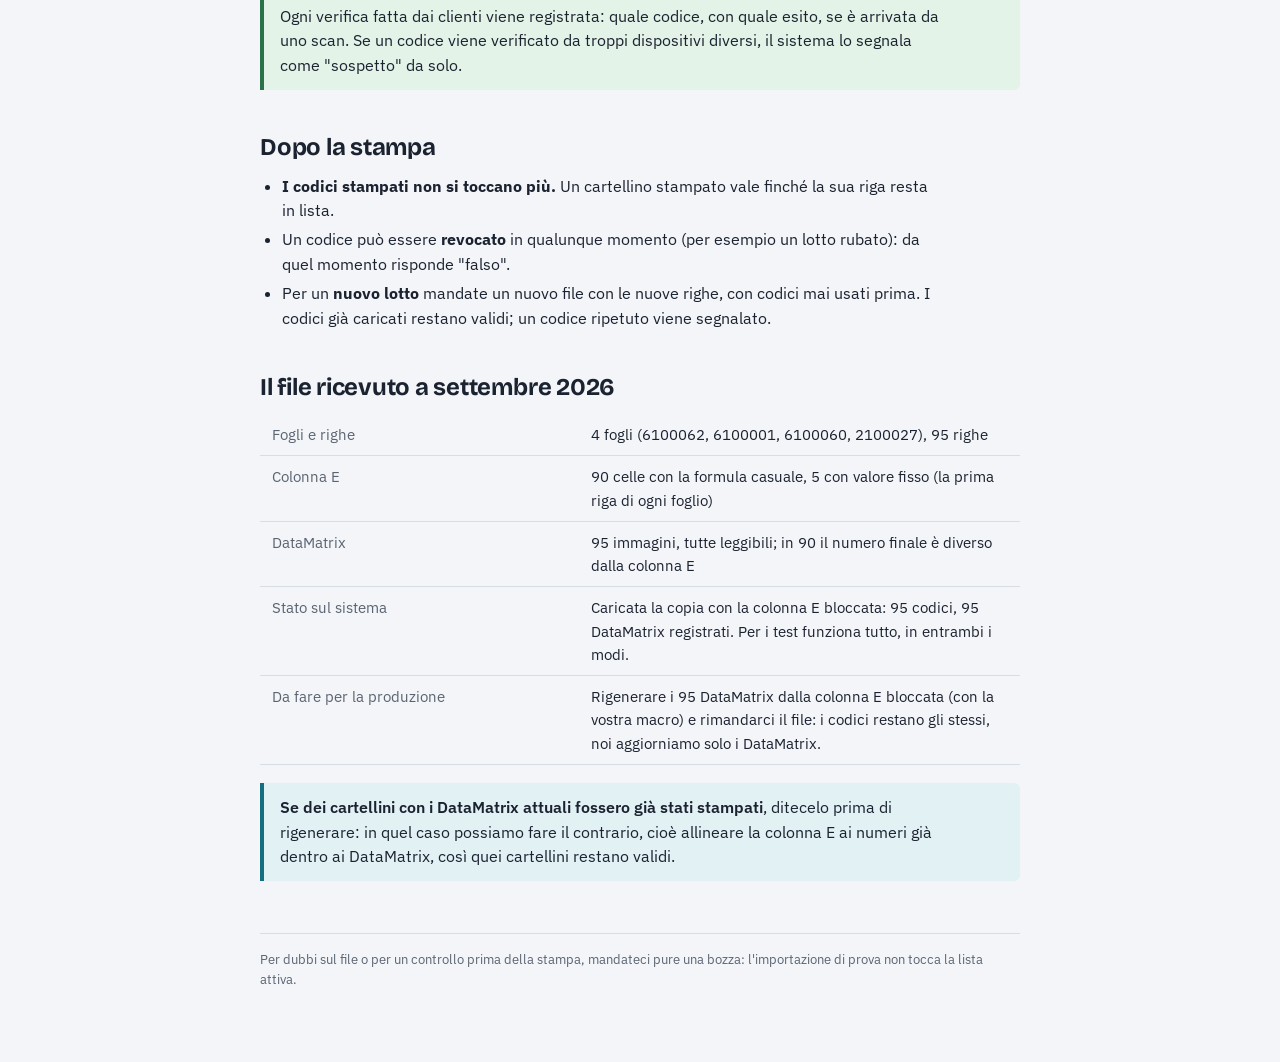
<file: docs/guida-file-codici.html>
<!doctype html><html lang="it"><head><meta charset="utf-8"><meta name="viewport" content="width=device-width,initial-scale=1"><style>body{margin:0}img{max-width:100%}</style><title>Guida al file dei codici</title>
<link rel="stylesheet" href="https://fonts.googleapis.com/css2?family=Bricolage+Grotesque:opsz,wght@12..96,500;12..96,700&family=IBM+Plex+Sans:wght@400;500;600&family=IBM+Plex+Mono:wght@400;500&display=swap">
<style>
:root{
  --bg:#f3f5f8; --surface:#ffffff; --ink:#1b2230; --ink-2:#5a6472; --rule:#d7dde5;
  --accent:#116f81; --accent-soft:#e1f1f4; --warn:#9a5a08; --warn-soft:#fbf0dd;
  --ok:#2a7247; --ok-soft:#e3f3e8; --code-bg:#eceff3; --cell:#fafbfc; --head:#eef1f5;
  --display:"Bricolage Grotesque","IBM Plex Sans",system-ui,sans-serif;
  --body:"IBM Plex Sans",system-ui,"Segoe UI",sans-serif;
  --mono:"IBM Plex Mono",ui-monospace,Menlo,Consolas,monospace;
}
@media (prefers-color-scheme: dark){
  :root:not([data-theme="light"]){
    --bg:#13171d; --surface:#1b2129; --ink:#e7ebf0; --ink-2:#a1abb8; --rule:#2c343f;
    --accent:#4fc0d1; --accent-soft:#152e35; --warn:#e2a54c; --warn-soft:#312516;
    --ok:#74c493; --ok-soft:#16301f; --code-bg:#242b35; --cell:#1f262f; --head:#252d38;
  }
}
:root[data-theme="dark"]{
  --bg:#13171d; --surface:#1b2129; --ink:#e7ebf0; --ink-2:#a1abb8; --rule:#2c343f;
  --accent:#4fc0d1; --accent-soft:#152e35; --warn:#e2a54c; --warn-soft:#312516;
  --ok:#74c493; --ok-soft:#16301f; --code-bg:#242b35; --cell:#1f262f; --head:#252d38;
}
body{background:var(--bg);color:var(--ink);font-family:var(--body);font-size:16px;line-height:1.55;-webkit-font-smoothing:antialiased}
.page{max-width:760px;margin:0 auto;padding:40px 22px 72px}
header.top{border-bottom:2px solid var(--ink);padding-bottom:22px;margin-bottom:34px}
.eyebrow{font-size:12px;letter-spacing:.12em;text-transform:uppercase;color:var(--accent);font-weight:600;margin:0 0 12px}
h1{font-family:var(--display);font-weight:700;font-size:clamp(30px,5vw,42px);line-height:1.08;letter-spacing:-.015em;margin:0 0 14px;text-wrap:balance}
.lead{font-size:18px;color:var(--ink-2);margin:0;max-width:62ch}
.meta{display:flex;flex-wrap:wrap;gap:6px 22px;margin-top:16px;font-size:13px;color:var(--ink-2)}
.meta b{color:var(--ink);font-weight:600}
h2{font-family:var(--display);font-weight:700;font-size:24px;line-height:1.15;letter-spacing:-.01em;margin:44px 0 12px;text-wrap:balance}
h3{font-family:var(--body);font-weight:600;font-size:16px;margin:24px 0 8px}
p{margin:0 0 12px;max-width:66ch}
ul,ol{margin:0 0 14px;padding-left:22px;max-width:66ch}
li{margin:4px 0}
code,.mono{font-family:var(--mono);font-size:.92em}
code{background:var(--code-bg);padding:1px 6px;border-radius:4px;white-space:nowrap}
.formula{display:block;white-space:pre-wrap;word-break:break-all;padding:12px 14px;border-radius:6px;background:var(--code-bg);margin:8px 0 14px;font-size:14px}
.note{border-left:4px solid var(--accent);background:var(--accent-soft);padding:12px 16px;border-radius:0 6px 6px 0;margin:16px 0}
.note.warn{border-color:var(--warn);background:var(--warn-soft)}
.note.ok{border-color:var(--ok);background:var(--ok-soft)}
.note p:last-child{margin-bottom:0}
.note strong{font-weight:600}
table{border-collapse:collapse;width:100%;font-size:15px}
.wrap{overflow-x:auto;margin:12px 0 18px}
th,td{text-align:left;vertical-align:top;padding:9px 12px;border-bottom:1px solid var(--rule)}
th{font-weight:600;font-size:13px;letter-spacing:.04em;text-transform:uppercase;color:var(--ink-2)}
td.col{font-family:var(--mono);font-weight:500;white-space:nowrap}
/* the spreadsheet strip */
.sheet{margin:16px 0 8px}
.sheet table{font-size:13px;border:1px solid var(--rule);background:var(--surface)}
.sheet th,.sheet td{border:1px solid var(--rule);padding:6px 10px;white-space:nowrap}
.sheet th{background:var(--head);text-align:center;font-family:var(--mono);text-transform:none;letter-spacing:0;color:var(--ink-2)}
.sheet td{background:var(--cell);font-family:var(--mono)}
.sheet td.rown{background:var(--head);text-align:center;color:var(--ink-2)}
.sheet td.img{padding:6px}
.sheet img{display:block;width:64px;height:64px;image-rendering:pixelated;background:#fff}
.sheet td.key{background:var(--accent-soft);font-weight:500}
.cap{font-size:13px;color:var(--ink-2);margin:6px 0 0}
.tabs{font-size:12px;color:var(--ink-2);margin:6px 0 0;font-family:var(--mono)}
.tabs span{display:inline-block;border:1px solid var(--rule);border-top:0;padding:2px 10px;background:var(--surface);margin-right:2px}
.tabs span.on{background:var(--cell);color:var(--ink);font-weight:500}
/* checklist */
.check{list-style:none;padding:0;margin:8px 0 16px}
.check li{position:relative;padding-left:32px;margin:8px 0}
.check li::before{content:"";position:absolute;left:0;top:3px;width:16px;height:16px;border:2px solid var(--accent);border-radius:3px}
.split{display:grid;grid-template-columns:1fr 1fr;gap:16px;margin:12px 0 16px}
.split>div{border:1px solid var(--rule);border-radius:6px;padding:14px 16px;background:var(--surface)}
.split h4{margin:0 0 8px;font-size:13px;letter-spacing:.08em;text-transform:uppercase;font-weight:600}
.split .no h4{color:var(--warn)} .split .yes h4{color:var(--ok)}
.split p{font-size:14.5px;margin:0}
@media (max-width:600px){.split{grid-template-columns:1fr}}
.status td:first-child{color:var(--ink-2);width:42%}
footer{margin-top:52px;padding-top:16px;border-top:1px solid var(--rule);font-size:13px;color:var(--ink-2)}
a{color:var(--accent)}
@media print{
  body{background:#fff;color:#111}
  .page{max-width:none;padding:0}
  h2{break-after:avoid}
  .wrap,.sheet,.note,.split,table{break-inside:avoid}
  .note{background:#f2f2f2;border-left-color:#555}
}
</style>

</head><body><div class="page">
<header class="top">
  <p class="eyebrow">Autenticazione prodotto · guida per il brand</p>
  <h1>Il file dei codici e dei DataMatrix</h1>
  <p class="lead">Come deve essere fatto l'Excel che carichiamo sul sistema di verifica, perché ogni cartellino risulti autentico sia digitando il codice sia scansionando il DataMatrix.</p>
  <div class="meta"><span>A cura di <b>Megiston</b></span><span>Versione <b>settembre 2026</b></span><span>Riferimento <b>Barcode_DataMatrix_colonnaE_bloccata.xlsm</b></span></div>
</header>

<h2>A cosa serve il file</h2>
<p>Il file è la lista dei codici validi. Ogni riga è un cartellino: un <strong>codice a 12 cifre</strong> (colonna E) e il <strong>DataMatrix</strong> stampato sul cartellino (colonna F). Il cliente può verificare in due modi, e devono portare allo stesso risultato:</p>
<ul>
  <li><strong>digita il codice</strong>: il sistema lo cerca nella colonna E;</li>
  <li><strong>scansiona il DataMatrix</strong>: il sistema riconosce l'immagine registrata e risale alla riga.</li>
</ul>
<p>Un codice assente dalla lista risponde "non trovato". Un DataMatrix diverso da quello registrato per un codice in lista risponde "falso". Per questo il DataMatrix di ogni riga deve contenere esattamente il codice di quella riga.</p>

<h2>Com'è fatto il file</h2>
<p>Formato <code>.xlsx</code> o <code>.xlsm</code> (le macro non danno fastidio). <strong>Un foglio per modello</strong>, con il codice del modello come nome del foglio. <strong>Nessuna riga di intestazione</strong>: i dati partono dalla riga 1. Una riga per cartellino.</p>

<div class="sheet"><div class="wrap">
<table aria-label="Esempio di riga del foglio 6100062">
  <tr><th></th><th>A</th><th>B</th><th>C</th><th>D</th><th>E</th><th>F</th></tr>
  <tr><td class="rown">1</td><td>L1S156100062S0051-</td><td>V0024-</td><td>S-</td><td>99PROI20250017228-</td><td class="key">639 516 540 959</td><td class="img"><img alt="DataMatrix della riga 1" src="[data-uri]"></td></tr>
</table></div>
<p class="tabs"><span class="on">6100062</span><span>6100001</span><span>6100060</span><span>2100027</span></p>
<p class="cap">La prima riga del foglio 6100062 del file ricevuto: è una riga corretta, con il numero dentro al DataMatrix uguale alla colonna E.</p>
</div>

<div class="wrap"><table>
  <tr><th>Colonna</th><th>Contenuto</th><th>Esempio</th></tr>
  <tr><td class="col">A</td><td>Articolo</td><td class="mono">L1S156100062S0051-</td></tr>
  <tr><td class="col">B</td><td>Variante</td><td class="mono">V0024-</td></tr>
  <tr><td class="col">C</td><td>Taglia</td><td class="mono">S-</td></tr>
  <tr><td class="col">D</td><td>Identificativo interno</td><td class="mono">99PROI20250017228-</td></tr>
  <tr><td class="col">E</td><td><strong>Codice CLG</strong>: 12 cifre, scritto come numero fisso, con o senza spazi</td><td class="mono">639 516 540 959</td></tr>
  <tr><td class="col">F</td><td><strong>Immagine del DataMatrix</strong> (PNG), inserita nella cella della stessa riga</td><td class="mono">—</td></tr>
</table></div>
<p>Il trattino finale nelle colonne A–D, se c'è, non conta: viene tolto in importazione. Le colonne A–D vengono mostrate nel pannello di gestione (articolo, taglia, identificativo) e finiscono dentro al DataMatrix.</p>

<h2>Il codice (colonna E)</h2>
<ul>
  <li>Esattamente <strong>12 cifre</strong>, senza lettere. Gli spazi ogni tre cifre sono ammessi.</li>
  <li><strong>Unico</strong> in tutto il file e rispetto ai lotti già caricati: due cartellini non possono avere lo stesso codice.</li>
  <li>Deve essere un <strong>valore fisso</strong>, non una formula.</li>
</ul>

<div class="note warn">
<p><strong>Il problema trovato nel file ricevuto.</strong> In 90 celle su 95 della colonna E non c'è un numero ma questa formula:</p>
<span class="formula">=TESTO(CASUALE.TRA(0;999999999999);"000 000 000 000")</span>
<p>La formula genera un numero a caso ogni volta che Excel ricalcola: all'apertura del file, a ogni modifica di una cella, premendo F9. Quindi i codici cambiano da soli, la lista caricata sul sistema non corrisponde più al file, e i DataMatrix generati in un certo momento contengono numeri che la colonna E poi non ha più. È esattamente quello che è successo: in 90 righe su 95 il numero dentro al DataMatrix è diverso dal codice della colonna E.</p>
</div>

<h3>Come bloccare la colonna E</h3>
<p>Su ogni foglio: selezionare la colonna E, <strong>Copia</strong>, poi <strong>Incolla speciale → Valori</strong> nella stessa colonna. Da quel momento le celle contengono i numeri e non la formula. Controllo rapido: selezionando una cella, la barra della formula deve mostrare il numero e non un testo che inizia con <code>=</code>.</p>
<p>In alternativa partite dalla copia che vi abbiamo mandato, <code>Barcode_DataMatrix_colonnaE_bloccata.xlsm</code>: ha già i 95 codici bloccati sui valori che sono caricati oggi sul sistema. Tutto il resto del file è identico.</p>

<h2>Il DataMatrix (colonna F)</h2>
<p>Il DataMatrix contiene, uniti da trattini, articolo, variante, taglia, identificativo e codice, con il codice scritto a gruppi di tre cifre:</p>
<span class="formula">L1S156100062S0051-V0024-S-99PROI20250017228-639 516 540 959</span>
<ul>
  <li>Va generato <strong>dopo</strong> aver bloccato la colonna E. Il numero finale deve essere uguale alla colonna E della stessa riga: è questo il controllo che facciamo per prima cosa.</li>
  <li><strong>Un'immagine per riga</strong>, inserita nella cella F di quella riga (non "fluttuante" tra due righe).</li>
  <li>Moduli neri su fondo bianco, simbolo quadrato, con il margine bianco attorno (la "zona quieta"). Il formato attuale, PNG di 188 pixel, va bene; più grande va bene lo stesso.</li>
  <li>In stampa: lato di almeno 12–15 mm, contrasto netto, materiale non lucido. Lo scanner del sito legge il DataMatrix anche piccolo e non centrato, ma una stampa sbiadita o riflettente non si legge con nessun sistema.</li>
</ul>

<div class="split">
  <div class="no"><h4>Da evitare</h4><p>Generare i DataMatrix e poi riaprire o ricalcolare il file con la formula ancora attiva: la colonna E cambia, i DataMatrix restano vecchi, e da quel momento codice e cartellino non si corrispondono più.</p></div>
  <div class="yes"><h4>Ordine giusto</h4><p>Prima si bloccano i codici (valori fissi), poi si generano i DataMatrix da quei codici, poi si stampa. Il file inviato a noi è quello da cui sono stati stampati i cartellini.</p></div>
</div>

<h2>Prima di inviarci il file</h2>
<ul class="check">
  <li>Colonna E con valori fissi su tutti i fogli (nessuna cella con <code>=</code>).</li>
  <li>Ogni codice ha 12 cifre e non è ripetuto, nemmeno in altri fogli o in lotti precedenti.</li>
  <li>Ogni riga ha il suo DataMatrix nella colonna F, uno solo, nella riga giusta.</li>
  <li>Il numero dentro a ogni DataMatrix è uguale alla colonna E della stessa riga.</li>
  <li>I DataMatrix sono stati generati dopo il blocco della colonna E e il file non è stato più ricalcolato.</li>
  <li>Nome del file con lotto e data, per esempio <code>Codici_lotto-2026-10_2026-09-15.xlsm</code>.</li>
</ul>

<h2>Cosa facciamo noi</h2>
<p>Importiamo il file e vi mandiamo il riepilogo: quante righe, quanti codici, quanti DataMatrix registrati e quante righe "discordanti", cioè con il numero dentro al DataMatrix diverso dalla colonna E. <strong>Per la produzione le righe discordanti devono essere zero.</strong> Poi facciamo una prova su due o tre righe, digitando il codice e scansionando il DataMatrix, e vi confermiamo che la lista è attiva.</p>
<div class="note ok">
<p>Ogni verifica fatta dai clienti viene registrata: quale codice, con quale esito, se è arrivata da uno scan. Se un codice viene verificato da troppi dispositivi diversi, il sistema lo segnala come "sospetto" da solo.</p>
</div>

<h2>Dopo la stampa</h2>
<ul>
  <li><strong>I codici stampati non si toccano più.</strong> Un cartellino stampato vale finché la sua riga resta in lista.</li>
  <li>Un codice può essere <strong>revocato</strong> in qualunque momento (per esempio un lotto rubato): da quel momento risponde "falso".</li>
  <li>Per un <strong>nuovo lotto</strong> mandate un nuovo file con le nuove righe, con codici mai usati prima. I codici già caricati restano validi; un codice ripetuto viene segnalato.</li>
</ul>

<h2>Il file ricevuto a settembre 2026</h2>
<div class="wrap"><table class="status">
  <tr><td>Fogli e righe</td><td>4 fogli (6100062, 6100001, 6100060, 2100027), 95 righe</td></tr>
  <tr><td>Colonna E</td><td>90 celle con la formula casuale, 5 con valore fisso (la prima riga di ogni foglio)</td></tr>
  <tr><td>DataMatrix</td><td>95 immagini, tutte leggibili; in 90 il numero finale è diverso dalla colonna E</td></tr>
  <tr><td>Stato sul sistema</td><td>Caricata la copia con la colonna E bloccata: 95 codici, 95 DataMatrix registrati. Per i test funziona tutto, in entrambi i modi.</td></tr>
  <tr><td>Da fare per la produzione</td><td>Rigenerare i 95 DataMatrix dalla colonna E bloccata (con la vostra macro) e rimandarci il file: i codici restano gli stessi, noi aggiorniamo solo i DataMatrix.</td></tr>
</table></div>
<div class="note">
<p><strong>Se dei cartellini con i DataMatrix attuali fossero già stati stampati</strong>, ditecelo prima di rigenerare: in quel caso possiamo fare il contrario, cioè allineare la colonna E ai numeri già dentro ai DataMatrix, così quei cartellini restano validi.</p>
</div>

<footer>Per dubbi sul file o per un controllo prima della stampa, mandateci pure una bozza: l'importazione di prova non tocca la lista attiva.</footer>
</div>
</body></html>
</file>
<file: assets/style.css>
/* Colorificio Pigmenti — foglio di stile principale (sezioni sotto la piega).
   Il CSS critico di base/header/hero è inline nell'<head> di index.html. */

/* Bottoni sezioni interne */
.btn-white-sm{background:#fff;color:#003087;padding:10px 22px;font-size:14px;white-space:nowrap}
.btn-white-sm:hover{background:#1C1C1C;color:#fff}
.btn-white-lg{background:#fff;color:#003087;padding:14px 26px;font-size:15px}
.btn-white-lg:hover{background:#1C1C1C;color:#fff}
.btn-directions{display:block;background:#1C1C1C;color:#fff;padding:13px;font-size:14.5px;text-align:center;margin-top:auto}
.btn-directions:hover{background:#0071CE;color:#fff}

/* Section heads */
.section-head{display:flex;flex-direction:column;gap:12px;margin-bottom:40px}
.section-head h2{margin:0;font-size:36px;font-weight:800;letter-spacing:-.02em}

/* Descrizione */
.intro{background:#1C1C1C;color:#ffffff;padding:72px 24px}
.intro-inner{max-width:860px;margin:0 auto;display:flex;flex-direction:column;gap:18px}
.intro h2{margin:0;font-size:32px;font-weight:800;letter-spacing:-.02em;line-height:1.2;text-wrap:balance}
.intro p{margin:0;font-size:17px;line-height:1.75;color:rgba(255,255,255,.82);text-wrap:pretty}
.intro strong{color:#fff}

/* Servizi */
.services{max-width:1140px;margin:0 auto;padding:80px 24px}
.services-grid{display:grid;grid-template-columns:repeat(3,1fr);gap:20px}
.service-card{background:#fff;border:1px solid rgba(29,29,31,.08);border-radius:16px;padding:26px;display:flex;flex-direction:column;gap:10px}
.service-card .dot{width:14px;height:14px;border-radius:50%;display:block}
.service-card h3{margin:0;font-size:18px;font-weight:700}
.service-card p{margin:0;font-size:14.5px;line-height:1.6;color:#2A2B2A}
.delivery-banner{margin-top:20px;background:linear-gradient(90deg,#0071CE,#003087);border-radius:16px;padding:22px 28px;display:flex;align-items:center;justify-content:space-between;gap:20px;flex-wrap:wrap}
.delivery-banner p{margin:0;color:#fff;font-size:16px;font-weight:600}

/* Sedi */
.locations{background:#eef1f4;padding:80px 24px}
.locations-inner{max-width:1140px;margin:0 auto}
.locations-grid{display:grid;grid-template-columns:1fr 1fr;gap:28px}
.location-card{background:#fff;border-radius:20px;overflow:hidden;border:1px solid rgba(29,29,31,.08);display:flex;flex-direction:column}
.location-card > img{width:100%;height:220px;object-fit:cover;display:block}
.location-body{padding:28px;display:flex;flex-direction:column;gap:16px;flex:1}
.location-title{display:flex;flex-direction:column;gap:6px}
.location-title h3{margin:0;font-size:24px;font-weight:800}
.location-title p{margin:0;font-size:14.5px;line-height:1.6;color:#2A2B2A}
.location-contacts{display:flex;flex-direction:column;gap:8px;font-size:14.5px}
.location-hours{background:#f2f5f8;border-radius:12px;padding:16px 18px;display:grid;grid-template-columns:auto 1fr;gap:4px 16px;font-size:13.5px;line-height:1.6}
.location-hours .hours-title{grid-column:1/-1;font-size:12px;letter-spacing:.06em;text-transform:uppercase;color:#003087;margin-bottom:4px}
.location-hours .day{font-weight:600}
.location-card iframe{width:100%;height:200px;border:0;border-radius:12px;background:#e6ebf0}

/* Marchi */
.brands{max-width:1140px;margin:0 auto;padding:80px 24px}
.brands .section-head{margin-bottom:36px}
.brands-grid{--cols:5;--gap:20px 24px;display:flex;flex-wrap:wrap;justify-content:center;align-items:center;gap:var(--gap)}
.brand-tile{flex:0 0 calc((100% - (var(--cols) - 1) * 24px) / var(--cols));height:96px;display:flex;align-items:center;justify-content:center;padding:6px 20px;box-sizing:border-box}
.brand-tile img{max-width:100%;max-height:100%;width:auto;height:auto;object-fit:contain;display:block}
.brand-tile--solid img{height:84px;width:84px;border-radius:16px}

/* Recensioni */
.reviews{background:#1C1C1C;padding:80px 24px}
.reviews-inner{max-width:1140px;margin:0 auto}
.reviews .kicker{color:#00A2E5}
.reviews h2{color:#ffffff}
.reviews-grid{display:grid;grid-template-columns:repeat(3,1fr);gap:20px}
.review-card{background:rgba(255,255,255,.06);border:1px solid rgba(255,255,255,.12);border-radius:16px;padding:26px;display:flex;flex-direction:column;gap:12px}
.review-card .who{margin-top:auto}
.review-card .stars{color:#00A2E5;font-size:16px;letter-spacing:2px}
.review-card blockquote{margin:0;font-size:15px;line-height:1.65;color:rgba(255,255,255,.85);font-style:italic}
.review-card .who{font-size:13.5px;font-weight:600;color:rgba(255,255,255,.6)}

/* FAQ */
details summary::-webkit-details-marker{display:none}
details[open] .faq-chev{transform:rotate(45deg)}
.faq{max-width:860px;margin:0 auto;padding:80px 24px}
.faq .section-head{margin-bottom:36px}
.faq-list{display:flex;flex-direction:column;gap:12px}
.faq-list details{background:#fff;border:1px solid rgba(29,29,31,.08);border-radius:14px;padding:20px 24px}
.faq-list summary{cursor:pointer;font-size:16.5px;font-weight:700;display:flex;justify-content:space-between;align-items:center;gap:16px;list-style:none}
.faq-chev{color:#0071CE;font-size:22px;font-weight:400;transition:transform .2s}
.faq-list details p{margin:14px 0 0;font-size:15px;line-height:1.7;color:#2A2B2A}

/* CTA finale */
.final-cta{max-width:1140px;margin:0 auto;padding:0 24px 80px}
.final-cta-box{background:linear-gradient(120deg,#0071CE,#003087 60%,#012169);border-radius:24px;padding:56px 48px;display:flex;flex-direction:column;gap:18px;align-items:flex-start}
.final-cta-box h2{margin:0;font-size:34px;font-weight:800;letter-spacing:-.02em;color:#fff;text-wrap:balance}
.final-cta-box p{margin:0;font-size:17px;line-height:1.6;color:rgba(255,255,255,.9);max-width:640px}
.final-cta-box .cta-row{display:flex;gap:14px;flex-wrap:wrap;margin-top:6px}

/* Footer */
.site-footer{background:#1C1C1C;color:rgba(255,255,255,.75);padding:56px 24px 32px}
.footer-grid{max-width:1140px;margin:0 auto;display:grid;grid-template-columns:1.2fr 1fr 1fr;gap:40px}
.footer-col{display:flex;flex-direction:column;gap:8px;font-size:14px;line-height:1.7}
.footer-col.about{gap:14px}
.footer-col .footer-brand{font-weight:800;font-size:17px;color:#ffffff}
.footer-col strong{color:#ffffff;font-size:14px}
.footer-col p{margin:0;font-size:14px;line-height:1.7}
.footer-col a{color:rgba(255,255,255,.75)}
.footer-col a:hover{color:#ffffff}
.footer-bottom{max-width:1140px;margin:36px auto 0;padding-top:24px;border-top:1px solid rgba(255,255,255,.15);display:flex;justify-content:space-between;gap:16px;flex-wrap:wrap;font-size:13px}
.footer-bottom .policies{display:flex;gap:18px}
.footer-bottom .policies a{color:rgba(255,255,255,.6)}
.footer-bottom .policies a:hover{color:#ffffff}

/* Responsive */
@media (max-width:1000px){
  .services-grid{grid-template-columns:repeat(2,1fr)}
  .brands-grid{--cols:4}
  .reviews-grid{grid-template-columns:repeat(2,1fr)}
}
@media (max-width:768px){
  .section-head h2{font-size:28px}
  .brands-grid{--cols:4;--gap:12px 16px}
  .brand-tile{flex-basis:calc((100% - 3 * 16px) / 4);height:80px}
  .brand-tile--solid img{height:60px;width:60px}
  .location-card > img{height:200px}
  .location-body{padding:22px}
  .intro{padding:56px 24px}
  .intro h2{font-size:26px}
  .services,.brands,.faq{padding:56px 24px}
  .locations,.reviews{padding:56px 24px}
  .locations-grid{grid-template-columns:1fr}
  .reviews-grid{grid-template-columns:1fr}
  .final-cta{padding-bottom:56px}
  .final-cta-box{padding:40px 28px}
  .final-cta-box h2{font-size:27px}
  .footer-grid{grid-template-columns:1fr;gap:28px}
}
@media (max-width:520px){
  .brands-grid{--cols:3;--gap:8px 12px}
  .brand-tile{flex-basis:calc((100% - 2 * 12px) / 3);height:72px;padding:6px 10px}
  .brand-tile--solid img{height:56px;width:56px}
  .services-grid{grid-template-columns:1fr}
  .delivery-banner{padding:20px}
  .delivery-banner .btn{width:100%;text-align:center}
  .footer-bottom{flex-direction:column}
}
</file>
